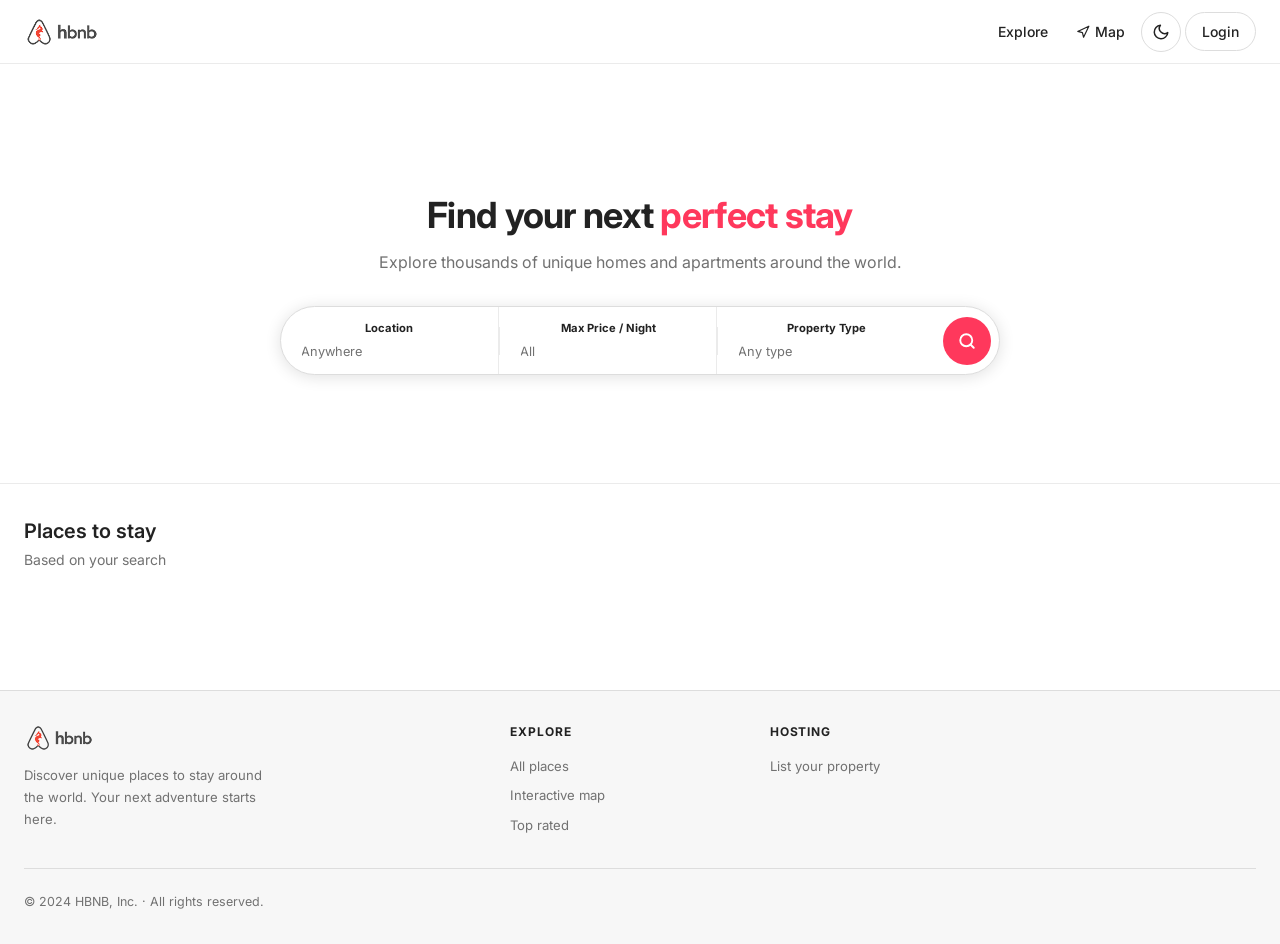
<file: part4/index.html>
<!DOCTYPE html>
<html lang="en" data-theme="light">

<head>
    <meta charset="UTF-8">
    <meta name="viewport" content="width=device-width, initial-scale=1.0">
    <meta name="description"
        content="Discover and book unique places to stay around the world. Find your perfect vacation rental with HBNB.">
    <title>HBNB &mdash; Find Your Perfect Stay</title>
    <link rel="icon" type="image/png" href="images/icon.png">
    <link rel="stylesheet" href="styles.css">
</head>

<body>

    <!-- ===== HEADER ===== -->
    <header>
        <div class="header-inner">
            <a href="index.html" aria-label="HBNB Home">
                <img src="images/logo.png" alt="HBNB Logo" class="logo">
            </a>
            <nav aria-label="Main navigation">
                <a href="index.html">Explore</a>
                <a href="map.html" style="display:flex;align-items:center;gap:0.3rem;">
                    <svg xmlns="http://www.w3.org/2000/svg" width="14" height="14" viewBox="0 0 24 24" fill="none"
                        stroke="currentColor" stroke-width="2" stroke-linecap="round" stroke-linejoin="round">
                        <polygon points="3 11 22 2 13 21 11 13 3 11" />
                    </svg>
                    Map
                </a>
                <button class="theme-toggle" id="theme-toggle" aria-label="Toggle dark mode"
                    title="Toggle dark/light mode">
                    <!-- Sun / Moon icon swapped by JS -->
                    <svg id="icon-moon" xmlns="http://www.w3.org/2000/svg" width="18" height="18" viewBox="0 0 24 24"
                        fill="none" stroke="currentColor" stroke-width="2" stroke-linecap="round"
                        stroke-linejoin="round">
                        <path d="M21 12.79A9 9 0 1 1 11.21 3 7 7 0 0 0 21 12.79z" />
                    </svg>
                    <svg id="icon-sun" xmlns="http://www.w3.org/2000/svg" width="18" height="18" viewBox="0 0 24 24"
                        fill="none" stroke="currentColor" stroke-width="2" stroke-linecap="round"
                        stroke-linejoin="round" style="display:none;">
                        <circle cx="12" cy="12" r="5" />
                        <line x1="12" y1="1" x2="12" y2="3" />
                        <line x1="12" y1="21" x2="12" y2="23" />
                        <line x1="4.22" y1="4.22" x2="5.64" y2="5.64" />
                        <line x1="18.36" y1="18.36" x2="19.78" y2="19.78" />
                        <line x1="1" y1="12" x2="3" y2="12" />
                        <line x1="21" y1="12" x2="23" y2="12" />
                        <line x1="4.22" y1="19.78" x2="5.64" y2="18.36" />
                        <line x1="18.36" y1="5.64" x2="19.78" y2="4.22" />
                    </svg>
                </button>
                <a href="login.html" class="login-button" id="login-link">Login</a>
                <a href="add_place.html" class="login-button" id="add-place-link"
                    style="display: none; margin-right: 0.5rem;">Add a Place</a>
                <div class="account-menu" id="account-menu"
                    style="display: none; position: relative; margin-left: 0.5rem;">
                    <button class="account-btn" id="account-btn" aria-label="Account menu"
                        style="background:none; border:none; cursor:pointer; color: var(--text);">
                        <svg xmlns="http://www.w3.org/2000/svg" width="24" height="24" viewBox="0 0 24 24" fill="none"
                            stroke="currentColor" stroke-width="2" stroke-linecap="round" stroke-linejoin="round">
                            <path d="M20 21v-2a4 4 0 0 0-4-4H8a4 4 0 0 0-4 4v2" />
                            <circle cx="12" cy="7" r="4" />
                        </svg>
                    </button>
                    <div class="account-dropdown" id="account-dropdown"
                        style="display: none; position: absolute; right: 0; top: 100%; background: var(--surface); border: 1px solid var(--border); border-radius: 8px; box-shadow: 0 4px 12px rgba(0,0,0,0.1); padding: 0.5rem 0; min-width: 150px; z-index: 100; margin-top: 0.5rem;">
                        <a href="#" id="become-owner-link"
                            style="display: block; padding: 0.5rem 1.2rem; color: var(--text); text-decoration: none; font-size: 0.95rem; font-weight: 500; transition: background 0.2s;"
                            onmouseover="this.style.background='var(--bg-hover)'"
                            onmouseout="this.style.background='transparent'">Become Owner</a>
                        <a href="#" id="switch-traveler-link"
                            style="display: none; padding: 0.5rem 1.2rem; color: var(--text); text-decoration: none; font-size: 0.95rem; font-weight: 500; transition: background 0.2s;"
                            onmouseover="this.style.background='var(--bg-hover)'"
                            onmouseout="this.style.background='transparent'">Switch to Traveler</a>
                        <a href="admin.html" id="admin-link"
                            style="display: none; padding: 0.5rem 1.2rem; color: #FF385C; text-decoration: none; font-size: 0.95rem; font-weight: 600; transition: background 0.2s;"
                            onmouseover="this.style.background='var(--bg-hover)'"
                            onmouseout="this.style.background='transparent'">⚙ Admin Dashboard</a>
                        <a href="#" id="logout-link"
                            style="display: block; padding: 0.5rem 1.2rem; color: var(--text); text-decoration: none; font-size: 0.95rem; font-weight: 500; transition: background 0.2s;"
                            onmouseover="this.style.background='var(--bg-hover)'"
                            onmouseout="this.style.background='transparent'">Log out</a>
                    </div>
                </div>
            </nav>
        </div>
    </header>

    <!-- ===== HERO ===== -->
    <section class="hero" aria-label="Search section">
        <!-- Low-opacity background image -->
        <div class="hero-bg" role="presentation" aria-hidden="true"></div>

        <div class="hero-content">
            <h1>Find your next <span>perfect stay</span></h1>
            <p>Explore thousands of unique homes and apartments around the world.</p>

            <!-- Centered Search / Filter Bar -->
            <section id="filter" aria-label="Search and filter places">
                <div class="filter-group">
                    <label for="location-filter">Location</label>
                    <select id="location-filter" aria-label="Location">
                        <option value="all">Anywhere</option>
                    </select>
                </div>
                <div class="filter-divider" role="separator"></div>
                <div class="filter-group">
                    <label for="price-filter">Max Price / Night</label>
                    <select id="price-filter" aria-label="Maximum price per night">
                        <option value="all">All</option>
                        <option value="10">10</option>
                        <option value="50">50</option>
                        <option value="100">100</option>
                    </select>
                </div>
                <div class="filter-divider" role="separator"></div>
                <div class="filter-group">
                    <label for="type-filter">Property Type</label>
                    <select id="type-filter" aria-label="Property type">
                        <option value="all">Any type</option>
                        <option value="house">House</option>
                        <option value="apartment">Apartment</option>
                        <option value="villa">Villa</option>
                        <option value="cabin">Cabin</option>
                    </select>
                </div>
                <button class="filter-search-btn" id="search-btn" aria-label="Search places">
                    <svg xmlns="http://www.w3.org/2000/svg" width="18" height="18" viewBox="0 0 24 24" fill="none"
                        stroke="currentColor" stroke-width="2.5" stroke-linecap="round" stroke-linejoin="round">
                        <circle cx="11" cy="11" r="8" />
                        <line x1="21" y1="21" x2="16.65" y2="16.65" />
                    </svg>
                </button>
            </section>
        </div>
    </section>

    <!-- ===== MAIN PLACES LIST ===== -->
    <main>
        <div class="section-header">
            <div>
                <h2 class="section-title">Places to stay</h2>
                <p class="section-subtitle">Based on your search</p>
            </div>
            <div id="results-count" aria-live="polite" style="font-size:0.82rem; color:var(--text-secondary);"></div>
        </div>

        <section id="places-list" aria-label="List of available places">
            <!-- Populated by scripts.js -->
        </section>
    </main>

    <!-- ===== FOOTER ===== -->
    <footer>
        <div class="footer-inner">
            <div class="footer-top">
                <div class="footer-brand">
                    <img src="images/logo.png" alt="HBNB">
                    <p>Discover unique places to stay around the world. Your next adventure starts here.</p>
                </div>
                <div class="footer-col">
                    <h4>Explore</h4>
                    <ul>
                        <li><a href="index.html">All places</a></li>
                        <li><a href="map.html">Interactive map</a></li>
                        <li><a href="index.html">Top rated</a></li>
                    </ul>
                </div>
                <div class="footer-col">
                    <h4>Hosting</h4>
                    <ul>
                        <li><a href="add_place.html">List your property</a></li>
                    </ul>
                </div>
            </div>
            <div class="footer-bottom">
                <p class="footer-copyright">&copy; 2024 HBNB, Inc. &middot; All rights reserved.</p>
            </div>
        </div>
    </footer>

    <script type="module" src="js/home.js"></script>
</body>

</html>
</file>
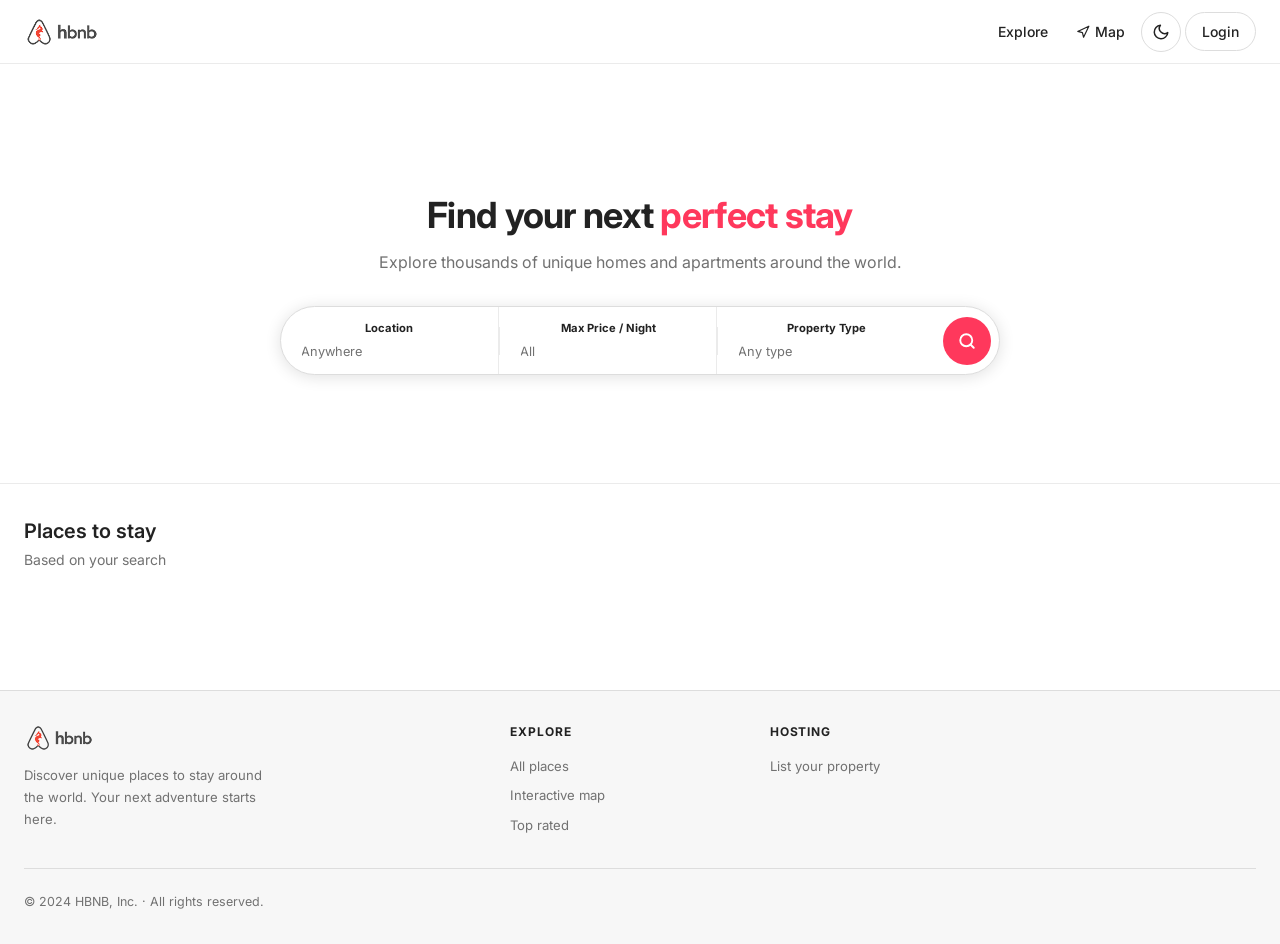
<file: part4/add_review.html>
<!DOCTYPE html>
<html lang="en" data-theme="light">

<head>
    <meta charset="UTF-8">
    <meta name="viewport" content="width=device-width, initial-scale=1.0">
    <meta name="description" content="Share your experience by adding a review for your stay on HBNB.">
    <title>Add Review &mdash; HBNB</title>
    <link rel="icon" type="image/png" href="images/icon.png">
    <link rel="stylesheet" href="styles.css">
</head>

<body>

    <!-- ===== HEADER ===== -->
    <header>
        <div class="header-inner">
            <a href="index.html" aria-label="HBNB Home">
                <img src="images/logo.png" alt="HBNB Logo" class="logo">
            </a>
            <nav aria-label="Main navigation">
                <a href="place.html">
                    <svg xmlns="http://www.w3.org/2000/svg" width="14" height="14" viewBox="0 0 24 24" fill="none"
                        stroke="currentColor" stroke-width="2.5" stroke-linecap="round" stroke-linejoin="round"
                        style="vertical-align:-2px; margin-right:2px;">
                        <polyline points="15 18 9 12 15 6" />
                    </svg>
                    Back to place
                </a>
                <a href="index.html">Explore</a>
                <button class="theme-toggle" id="theme-toggle" aria-label="Toggle dark mode"
                    title="Toggle dark/light mode">
                    <svg id="icon-moon" xmlns="http://www.w3.org/2000/svg" width="18" height="18" viewBox="0 0 24 24"
                        fill="none" stroke="currentColor" stroke-width="2" stroke-linecap="round"
                        stroke-linejoin="round">
                        <path d="M21 12.79A9 9 0 1 1 11.21 3 7 7 0 0 0 21 12.79z" />
                    </svg>
                    <svg id="icon-sun" xmlns="http://www.w3.org/2000/svg" width="18" height="18" viewBox="0 0 24 24"
                        fill="none" stroke="currentColor" stroke-width="2" stroke-linecap="round"
                        stroke-linejoin="round" style="display:none;">
                        <circle cx="12" cy="12" r="5" />
                        <line x1="12" y1="1" x2="12" y2="3" />
                        <line x1="12" y1="21" x2="12" y2="23" />
                        <line x1="4.22" y1="4.22" x2="5.64" y2="5.64" />
                        <line x1="18.36" y1="18.36" x2="19.78" y2="19.78" />
                        <line x1="1" y1="12" x2="3" y2="12" />
                        <line x1="21" y1="12" x2="23" y2="12" />
                        <line x1="4.22" y1="19.78" x2="5.64" y2="18.36" />
                        <line x1="18.36" y1="5.64" x2="19.78" y2="4.22" />
                    </svg>
                </button>
                <a href="login.html" class="login-button" id="login-link">Login</a>
                <a href="add_place.html" class="login-button" id="add-place-link"
                    style="display: none; margin-right: 0.5rem;">Add a Place</a>
                <div class="account-menu" id="account-menu"
                    style="display: none; position: relative; margin-left: 0.5rem;">
                    <button class="account-btn" id="account-btn" aria-label="Account menu"
                        style="background:none; border:none; cursor:pointer; color: var(--text);">
                        <svg xmlns="http://www.w3.org/2000/svg" width="24" height="24" viewBox="0 0 24 24" fill="none"
                            stroke="currentColor" stroke-width="2" stroke-linecap="round" stroke-linejoin="round">
                            <path d="M20 21v-2a4 4 0 0 0-4-4H8a4 4 0 0 0-4 4v2" />
                            <circle cx="12" cy="7" r="4" />
                        </svg>
                    </button>
                    <div class="account-dropdown" id="account-dropdown"
                        style="display: none; position: absolute; right: 0; top: 100%; background: var(--surface); border: 1px solid var(--border); border-radius: 8px; box-shadow: 0 4px 12px rgba(0,0,0,0.1); padding: 0.5rem 0; min-width: 150px; z-index: 100; margin-top: 0.5rem;">
                        <a href="#" id="become-owner-link"
                            style="display: block; padding: 0.5rem 1.2rem; color: var(--text); text-decoration: none; font-size: 0.95rem; font-weight: 500; transition: background 0.2s;"
                            onmouseover="this.style.background='var(--bg-hover)'"
                            onmouseout="this.style.background='transparent'">Become Owner</a>
                        <a href="#" id="switch-traveler-link"
                            style="display: none; padding: 0.5rem 1.2rem; color: var(--text); text-decoration: none; font-size: 0.95rem; font-weight: 500; transition: background 0.2s;"
                            onmouseover="this.style.background='var(--bg-hover)'"
                            onmouseout="this.style.background='transparent'">Switch to Traveler</a>
                        <a href="admin.html" id="admin-link"
                            style="display: none; padding: 0.5rem 1.2rem; color: #FF385C; text-decoration: none; font-size: 0.95rem; font-weight: 600; transition: background 0.2s;"
                            onmouseover="this.style.background='var(--bg-hover)'"
                            onmouseout="this.style.background='transparent'">⚙ Admin Dashboard</a>
                        <a href="#" id="logout-link"
                            style="display: block; padding: 0.5rem 1.2rem; color: var(--text); text-decoration: none; font-size: 0.95rem; font-weight: 500; transition: background 0.2s;"
                            onmouseover="this.style.background='var(--bg-hover)'"
                            onmouseout="this.style.background='transparent'">Log out</a>
                    </div>
                </div>
            </nav>
        </div>
    </header>

    <main>
        <div class="review-page-wrapper">

            <!-- Page Header -->
            <div class="review-page-header">
                <h1>Add a review</h1>
                <p>Your feedback helps other travelers find the perfect stay.</p>
            </div>

            <!-- Property reference card -->
            <div class="place-context-card">
                <img id="review-place-image"
                    src="https://images.unsplash.com/photo-1568605114967-8130f3a36994?w=150&q=80" alt="Loading...">
                <div>
                    <div class="place-context-label">Reviewing</div>
                    <div id="review-place-name" class="place-context-name">Loading Place...</div>
                    <div class="place-context-loc" style="display:flex; align-items:center; gap:0.3rem;">
                        <svg xmlns="http://www.w3.org/2000/svg" width="12" height="12" viewBox="0 0 24 24" fill="none"
                            stroke="currentColor" stroke-width="2" stroke-linecap="round" stroke-linejoin="round">
                            <path d="M21 10c0 7-9 13-9 13s-9-6-9-13a9 9 0 0 1 18 0z" />
                            <circle cx="12" cy="10" r="3" />
                        </svg>
                        <span id="review-place-loc">Loading location...</span>
                    </div>
                </div>
            </div>

            <!-- Review Form -->
            <div class="review-form-card">
                <form id="review-form" class="form" novalidate>

                    <!-- Overall Rating -->
                    <div class="form-group">
                        <label>Overall rating <span style="color:var(--primary);">*</span></label>
                        <div class="star-rating-input" role="group" aria-label="Rate your overall experience"
                            style="margin-top:0.25rem;">
                            <input type="radio" id="star5" name="rating" value="5" required>
                            <label for="star5" aria-label="5 stars">&#9733;</label>
                            <input type="radio" id="star4" name="rating" value="4">
                            <label for="star4" aria-label="4 stars">&#9733;</label>
                            <input type="radio" id="star3" name="rating" value="3">
                            <label for="star3" aria-label="3 stars">&#9733;</label>
                            <input type="radio" id="star2" name="rating" value="2">
                            <label for="star2" aria-label="2 stars">&#9733;</label>
                            <input type="radio" id="star1" name="rating" value="1">
                            <label for="star1" aria-label="1 star">&#9733;</label>
                        </div>
                        <div id="rating-label"
                            style="font-size:0.8rem; color:var(--text-secondary); margin-top:0.35rem; min-height:1.2em;">
                        </div>
                    </div>

                    <!-- Review text -->
                    <div class="form-group">
                        <label for="review">Your review <span style="color:var(--primary);">*</span></label>
                        <textarea id="review" name="review" rows="8" placeholder="Share your experience..."
                            required></textarea>
                    </div>

                    <!-- Buttons -->
                    <div style="display:flex; gap:0.75rem; align-items:center; flex-wrap:wrap;">
                        <button type="submit" class="submit-btn" id="submit-review-btn">Submit review</button>
                        <a href="place.html" id="cancel-btn"
                            style="font-size:0.875rem; color:var(--text-secondary); text-decoration:underline; text-underline-offset:2px;">Cancel</a>
                    </div>

                </form>
            </div>



        </div>
    </main>

    <!-- ===== FOOTER ===== -->
    <footer>
        <div class="footer-inner">
            <div class="footer-bottom">
                <p class="footer-copyright">&copy; 2024 HBNB, Inc. &middot; All rights reserved.</p>
            </div>
        </div>
    </footer>

    <script type="module" src="js/add_review.js"></script>
</body>

</html>
</file>
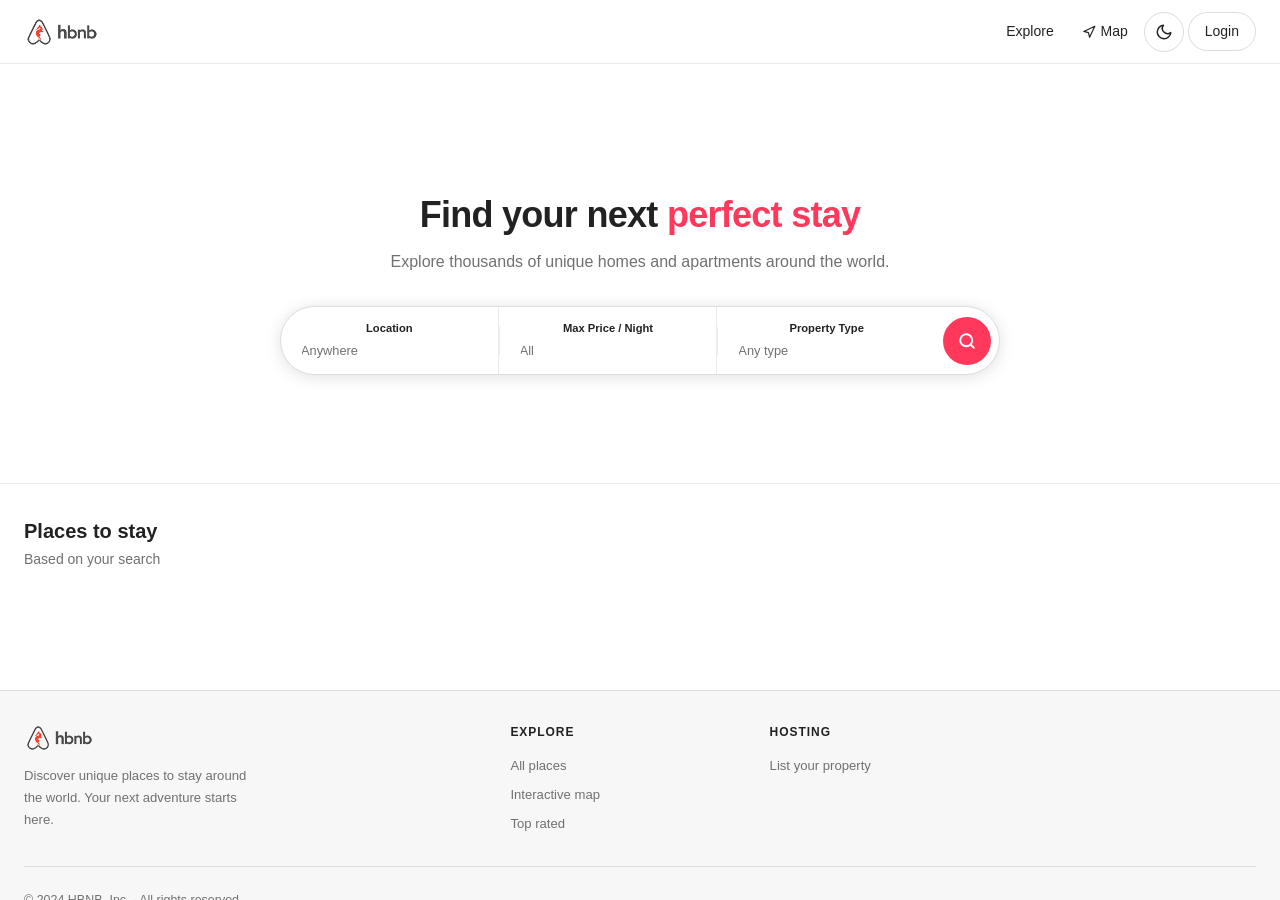
<file: part4/admin.html>
<!DOCTYPE html>
<html lang="en" data-theme="light">

<head>
    <meta charset="UTF-8">
    <meta name="viewport" content="width=device-width, initial-scale=1.0">
    <meta name="description" content="HBNB Admin Dashboard — Manage users, places, and amenities.">
    <title>Admin Dashboard &mdash; HBNB</title>
    <link rel="icon" type="image/png" href="images/icon.png">
    <link rel="stylesheet" href="styles.css">
    <style>
        .admin-page {
            max-width: 1100px;
            margin: 2rem auto;
            padding: 0 1.5rem;
        }

        .admin-header {
            display: flex;
            align-items: center;
            justify-content: space-between;
            margin-bottom: 2rem;
        }

        .admin-header h1 {
            font-size: 1.8rem;
            font-weight: 700;
        }

        .admin-header .admin-badge {
            background: linear-gradient(135deg, #FF385C, #E31C5F);
            color: #fff;
            padding: 0.3rem 0.9rem;
            border-radius: 20px;
            font-size: 0.8rem;
            font-weight: 600;
        }

        .admin-stats {
            display: grid;
            grid-template-columns: repeat(auto-fit, minmax(200px, 1fr));
            gap: 1rem;
            margin-bottom: 2.5rem;
        }

        .stat-card {
            background: var(--surface);
            border: 1px solid var(--border);
            border-radius: 10px;
            padding: 1.3rem;
            text-align: center;
        }

        .stat-card .stat-value {
            font-size: 2rem;
            font-weight: 700;
            color: var(--primary, #FF385C);
        }

        .stat-card .stat-label {
            font-size: 0.85rem;
            color: var(--text-secondary);
            margin-top: 0.3rem;
        }

        .admin-section {
            background: var(--surface);
            border: 1px solid var(--border);
            border-radius: 10px;
            padding: 1.5rem;
            margin-bottom: 2rem;
        }

        .admin-section h2 {
            font-size: 1.2rem;
            font-weight: 600;
            margin-bottom: 1rem;
            display: flex;
            align-items: center;
            gap: 0.5rem;
        }

        .admin-table {
            width: 100%;
            border-collapse: collapse;
        }

        .admin-table th {
            text-align: left;
            font-size: 0.8rem;
            font-weight: 600;
            color: var(--text-secondary);
            text-transform: uppercase;
            letter-spacing: 0.5px;
            padding: 0.7rem 0.8rem;
            border-bottom: 2px solid var(--border);
        }

        .admin-table td {
            padding: 0.7rem 0.8rem;
            border-bottom: 1px solid var(--border-light, var(--border));
            font-size: 0.9rem;
            vertical-align: middle;
        }

        .admin-table tr:last-child td {
            border-bottom: none;
        }

        .admin-table tr:hover td {
            background: var(--bg-hover, rgba(0, 0, 0, 0.02));
        }

        .badge-admin {
            background: #FF385C;
            color: #fff;
            padding: 0.15rem 0.5rem;
            border-radius: 10px;
            font-size: 0.72rem;
            font-weight: 600;
        }

        .badge-user {
            background: var(--border);
            color: var(--text-secondary);
            padding: 0.15rem 0.5rem;
            border-radius: 10px;
            font-size: 0.72rem;
            font-weight: 600;
        }

        .btn-sm {
            padding: 0.3rem 0.7rem;
            border: none;
            border-radius: 6px;
            font-size: 0.78rem;
            font-weight: 600;
            cursor: pointer;
            transition: all 0.2s;
        }

        .btn-promote {
            background: #00A699;
            color: #fff;
        }

        .btn-promote:hover {
            background: #008a80;
        }

        .btn-demote {
            background: #FC642D;
            color: #fff;
        }

        .btn-demote:hover {
            background: #e05520;
        }

        .btn-delete {
            background: #FF385C;
            color: #fff;
        }

        .btn-delete:hover {
            background: #E31C5F;
        }

        .btn-actions {
            display: flex;
            gap: 0.4rem;
            flex-wrap: wrap;
        }

        .amenity-form {
            display: flex;
            gap: 0.7rem;
            margin-bottom: 1rem;
            align-items: center;
        }

        .amenity-form input[type="text"] {
            flex: 1;
            padding: 0.6rem 0.8rem;
            border: 1px solid var(--border);
            border-radius: 8px;
            font-size: 0.9rem;
            background: var(--bg);
            color: var(--text);
        }

        .amenity-form button {
            padding: 0.6rem 1.2rem;
            background: var(--primary, #FF385C);
            color: #fff;
            border: none;
            border-radius: 8px;
            font-weight: 600;
            cursor: pointer;
            white-space: nowrap;
        }

        .amenity-tags {
            display: flex;
            flex-wrap: wrap;
            gap: 0.5rem;
        }

        .amenity-tag {
            background: var(--bg-hover, rgba(0, 0, 0, 0.04));
            border: 1px solid var(--border);
            padding: 0.35rem 0.8rem;
            border-radius: 20px;
            font-size: 0.85rem;
            display: flex;
            align-items: center;
            gap: 0.4rem;
        }

        .amenity-tag .delete-amenity {
            background: none;
            border: none;
            color: #FF385C;
            cursor: pointer;
            font-size: 1rem;
            line-height: 1;
            padding: 0;
        }

        @media (max-width: 700px) {
            .admin-table {
                font-size: 0.82rem;
            }

            .admin-table th,
            .admin-table td {
                padding: 0.5rem 0.4rem;
            }
        }
    </style>
</head>

<body>

    <!-- ===== HEADER ===== -->
    <header>
        <div class="header-inner">
            <a href="index.html" aria-label="HBNB Home">
                <img src="images/logo.png" alt="HBNB Logo" class="logo">
            </a>
            <nav aria-label="Main navigation">
                <a href="index.html">
                    <svg xmlns="http://www.w3.org/2000/svg" width="14" height="14" viewBox="0 0 24 24" fill="none"
                        stroke="currentColor" stroke-width="2.5" stroke-linecap="round" stroke-linejoin="round"
                        style="vertical-align:-2px; margin-right:2px;">
                        <polyline points="15 18 9 12 15 6" />
                    </svg>
                    Back to Home
                </a>
                <button class="theme-toggle" id="theme-toggle" aria-label="Toggle dark mode"
                    title="Toggle dark/light mode">
                    <svg id="icon-moon" xmlns="http://www.w3.org/2000/svg" width="18" height="18" viewBox="0 0 24 24"
                        fill="none" stroke="currentColor" stroke-width="2" stroke-linecap="round"
                        stroke-linejoin="round">
                        <path d="M21 12.79A9 9 0 1 1 11.21 3 7 7 0 0 0 21 12.79z" />
                    </svg>
                    <svg id="icon-sun" xmlns="http://www.w3.org/2000/svg" width="18" height="18" viewBox="0 0 24 24"
                        fill="none" stroke="currentColor" stroke-width="2" stroke-linecap="round"
                        stroke-linejoin="round" style="display:none;">
                        <circle cx="12" cy="12" r="5" />
                        <line x1="12" y1="1" x2="12" y2="3" />
                        <line x1="12" y1="21" x2="12" y2="23" />
                        <line x1="4.22" y1="4.22" x2="5.64" y2="5.64" />
                        <line x1="18.36" y1="18.36" x2="19.78" y2="19.78" />
                        <line x1="1" y1="12" x2="3" y2="12" />
                        <line x1="21" y1="12" x2="23" y2="12" />
                        <line x1="4.22" y1="19.78" x2="5.64" y2="18.36" />
                        <line x1="18.36" y1="5.64" x2="19.78" y2="4.22" />
                    </svg>
                </button>
                <a href="login.html" class="login-button" id="login-link">Login</a>
                <a href="add_place.html" class="login-button" id="add-place-link"
                    style="display: none; margin-right: 0.5rem;">Add a Place</a>
                <div class="account-menu" id="account-menu"
                    style="display: none; position: relative; margin-left: 0.5rem;">
                    <button class="account-btn" id="account-btn" aria-label="Account menu"
                        style="background:none; border:none; cursor:pointer; color: var(--text);">
                        <svg xmlns="http://www.w3.org/2000/svg" width="24" height="24" viewBox="0 0 24 24" fill="none"
                            stroke="currentColor" stroke-width="2" stroke-linecap="round" stroke-linejoin="round">
                            <path d="M20 21v-2a4 4 0 0 0-4-4H8a4 4 0 0 0-4 4v2" />
                            <circle cx="12" cy="7" r="4" />
                        </svg>
                    </button>
                    <div class="account-dropdown" id="account-dropdown"
                        style="display: none; position: absolute; right: 0; top: 100%; background: var(--surface); border: 1px solid var(--border); border-radius: 8px; box-shadow: 0 4px 12px rgba(0,0,0,0.1); padding: 0.5rem 0; min-width: 150px; z-index: 100; margin-top: 0.5rem;">
                        <a href="#" id="become-owner-link"
                            style="display: block; padding: 0.5rem 1.2rem; color: var(--text); text-decoration: none; font-size: 0.95rem; font-weight: 500; transition: background 0.2s;"
                            onmouseover="this.style.background='var(--bg-hover)'"
                            onmouseout="this.style.background='transparent'">Become Owner</a>
                        <a href="#" id="switch-traveler-link"
                            style="display: none; padding: 0.5rem 1.2rem; color: var(--text); text-decoration: none; font-size: 0.95rem; font-weight: 500; transition: background 0.2s;"
                            onmouseover="this.style.background='var(--bg-hover)'"
                            onmouseout="this.style.background='transparent'">Switch to Traveler</a>
                        <a href="admin.html" id="admin-link"
                            style="display: none; padding: 0.5rem 1.2rem; color: #FF385C; text-decoration: none; font-size: 0.95rem; font-weight: 600; transition: background 0.2s;"
                            onmouseover="this.style.background='var(--bg-hover)'"
                            onmouseout="this.style.background='transparent'">⚙ Admin Dashboard</a>
                        <a href="#" id="logout-link"
                            style="display: block; padding: 0.5rem 1.2rem; color: var(--text); text-decoration: none; font-size: 0.95rem; font-weight: 500; transition: background 0.2s;"
                            onmouseover="this.style.background='var(--bg-hover)'"
                            onmouseout="this.style.background='transparent'">Log out</a>
                    </div>
                </div>
            </nav>
        </div>
    </header>

    <div class="admin-page">
        <div class="admin-header">
            <h1>Admin Dashboard</h1>
            <span class="admin-badge">⚙ Administrator</span>
        </div>

        <!-- Stats -->
        <div class="admin-stats">
            <div class="stat-card">
                <div class="stat-value" id="stat-users">-</div>
                <div class="stat-label">Total Users</div>
            </div>
            <div class="stat-card">
                <div class="stat-value" id="stat-places">-</div>
                <div class="stat-label">Total Places</div>
            </div>
            <div class="stat-card">
                <div class="stat-value" id="stat-amenities">-</div>
                <div class="stat-label">Amenities</div>
            </div>
            <div class="stat-card">
                <div class="stat-value" id="stat-reviews">-</div>
                <div class="stat-label">Reviews</div>
            </div>
        </div>

        <!-- Users -->
        <div class="admin-section">
            <h2>👥 User Management</h2>
            <div style="overflow-x: auto;">
                <table class="admin-table">
                    <thead>
                        <tr>
                            <th>Name</th>
                            <th>Email</th>
                            <th>Role</th>
                            <th>Actions</th>
                        </tr>
                    </thead>
                    <tbody id="admin-users-table">
                        <tr>
                            <td colspan="4" style="text-align:center; color:var(--text-secondary);">Loading users...
                            </td>
                        </tr>
                    </tbody>
                </table>
            </div>
        </div>

        <!-- Amenities -->
        <div class="admin-section">
            <h2>🏷 Amenity Management</h2>
            <div class="amenity-form" id="amenity-form">
                <input type="file" id="new-amenity-icon" accept="image/*"
                    style="flex: 1; padding: 0.4rem; border: 1px solid var(--border); border-radius: 8px; background: var(--surface);">
                <input type="text" style="flex: 2" id="new-amenity-name"
                    placeholder="Add new amenity (e.g. Swimming Pool)">
                <button id="add-amenity-btn">+ Add</button>
            </div>
            <div class="amenity-tags" id="amenity-list">
                <span style="color:var(--text-secondary); font-size:0.9rem;">Loading...</span>
            </div>
        </div>
    </div>

    <footer>
        <div class="footer-inner">
            <div class="footer-bottom">
                <p class="footer-copyright">&copy; 2024 HBNB, Inc. &middot; All rights reserved.</p>
            </div>
        </div>
    </footer>

    <script type="module" src="js/admin.js"></script>
</body>

</html>
</file>
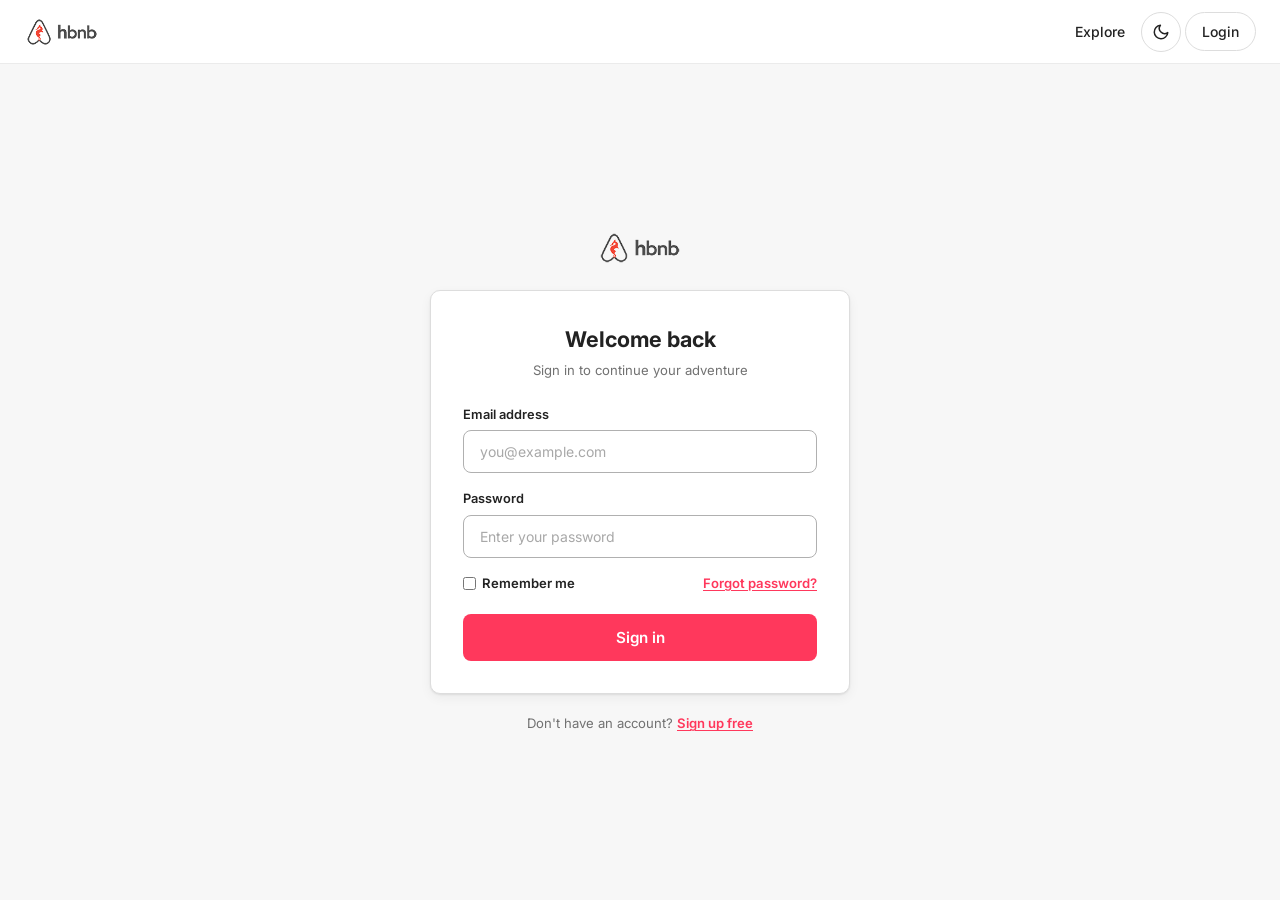
<file: part4/login.html>
<!DOCTYPE html>
<html lang="en" data-theme="light">
<head>
    <meta charset="UTF-8">
    <meta name="viewport" content="width=device-width, initial-scale=1.0">
    <meta name="description" content="Sign in to HBNB to access exclusive deals, manage your bookings, and write reviews.">
    <title>Login &mdash; HBNB</title>
    <link rel="icon" type="image/png" href="images/icon.png">
    <link rel="stylesheet" href="styles.css">
</head>
<body>

    <!-- ===== HEADER ===== -->
    <header>
        <div class="header-inner">
            <a href="index.html" aria-label="HBNB Home">
                <img src="images/logo.png" alt="HBNB Logo" class="logo">
            </a>
            <nav aria-label="Main navigation">
                <a href="index.html">Explore</a>
                <button class="theme-toggle" id="theme-toggle" aria-label="Toggle dark mode" title="Toggle dark/light mode">
                    <svg id="icon-moon" xmlns="http://www.w3.org/2000/svg" width="18" height="18" viewBox="0 0 24 24" fill="none" stroke="currentColor" stroke-width="2" stroke-linecap="round" stroke-linejoin="round"><path d="M21 12.79A9 9 0 1 1 11.21 3 7 7 0 0 0 21 12.79z"/></svg>
                    <svg id="icon-sun" xmlns="http://www.w3.org/2000/svg" width="18" height="18" viewBox="0 0 24 24" fill="none" stroke="currentColor" stroke-width="2" stroke-linecap="round" stroke-linejoin="round" style="display:none;"><circle cx="12" cy="12" r="5"/><line x1="12" y1="1" x2="12" y2="3"/><line x1="12" y1="21" x2="12" y2="23"/><line x1="4.22" y1="4.22" x2="5.64" y2="5.64"/><line x1="18.36" y1="18.36" x2="19.78" y2="19.78"/><line x1="1" y1="12" x2="3" y2="12"/><line x1="21" y1="12" x2="23" y2="12"/><line x1="4.22" y1="19.78" x2="5.64" y2="18.36"/><line x1="18.36" y1="5.64" x2="19.78" y2="4.22"/></svg>
                </button>
                <a href="login.html" class="login-button" id="login-link">Login</a>
                <a href="add_place.html" class="login-button" id="add-place-link" style="display: none; margin-right: 0.5rem;">Add a Place</a>
                <div class="account-menu" id="account-menu" style="display: none; position: relative; margin-left: 0.5rem;">
                    <button class="account-btn" id="account-btn" aria-label="Account menu" style="background:none; border:none; cursor:pointer; color: var(--text);">
                        <svg xmlns="http://www.w3.org/2000/svg" width="24" height="24" viewBox="0 0 24 24" fill="none" stroke="currentColor" stroke-width="2" stroke-linecap="round" stroke-linejoin="round"><path d="M20 21v-2a4 4 0 0 0-4-4H8a4 4 0 0 0-4 4v2"/><circle cx="12" cy="7" r="4"/></svg>
                    </button>
                    <div class="account-dropdown" id="account-dropdown" style="display: none; position: absolute; right: 0; top: 100%; background: var(--surface); border: 1px solid var(--border); border-radius: 8px; box-shadow: 0 4px 12px rgba(0,0,0,0.1); padding: 0.5rem 0; min-width: 150px; z-index: 100; margin-top: 0.5rem;">
                        <a href="#" id="become-owner-link" style="display: block; padding: 0.5rem 1.2rem; color: var(--text); text-decoration: none; font-size: 0.95rem; font-weight: 500; transition: background 0.2s;" onmouseover="this.style.background='var(--bg-hover)'" onmouseout="this.style.background='transparent'">Become Owner</a>
                        <a href="#" id="switch-traveler-link" style="display: none; padding: 0.5rem 1.2rem; color: var(--text); text-decoration: none; font-size: 0.95rem; font-weight: 500; transition: background 0.2s;" onmouseover="this.style.background='var(--bg-hover)'" onmouseout="this.style.background='transparent'">Switch to Traveler</a>
                        <a href="admin.html" id="admin-link" style="display: none; padding: 0.5rem 1.2rem; color: #FF385C; text-decoration: none; font-size: 0.95rem; font-weight: 600; transition: background 0.2s;" onmouseover="this.style.background='var(--bg-hover)'" onmouseout="this.style.background='transparent'">⚙ Admin Dashboard</a>
                        <a href="#" id="logout-link" style="display: block; padding: 0.5rem 1.2rem; color: var(--text); text-decoration: none; font-size: 0.95rem; font-weight: 500; transition: background 0.2s;" onmouseover="this.style.background='var(--bg-hover)'" onmouseout="this.style.background='transparent'">Log out</a>
                    </div>
                </div>
            </nav>
        </div>
    </header>

    <!-- ===== LOGIN ===== -->
    <div class="login-page">
        <div class="login-container">
            <div class="login-logo-wrap">
                <img src="images/logo.png" alt="HBNB Logo">
            </div>

            <div class="login-card">
                <form id="login-form" novalidate>
                    <h2>Welcome back</h2>
                    <p class="login-subtitle">Sign in to continue your adventure</p>

                    <div class="login-form-fields">
                        <div class="form-group">
                            <label for="email">Email address</label>
                            <input
                                type="email"
                                id="email"
                                name="email"
                                placeholder="you@example.com"
                                required
                                autocomplete="email"
                            >
                        </div>

                        <div class="form-group">
                            <label for="password">Password</label>
                            <input
                                type="password"
                                id="password"
                                name="password"
                                placeholder="Enter your password"
                                required
                                autocomplete="current-password"
                            >
                        </div>

                        <div style="display:flex; justify-content:space-between; align-items:center;">
                            <label style="display:flex; align-items:center; gap:0.4rem; font-size:0.82rem; cursor:pointer;">
                                <input
                                    type="checkbox"
                                    id="remember-me"
                                    name="remember"
                                    style="width:auto; padding:0; background:none; border:1px solid var(--border); border-radius:3px; accent-color:var(--primary);"
                                >
                                Remember me
                            </label>
                            <a href="#" style="font-size:0.82rem; color:var(--primary); font-weight:600; text-decoration:underline; text-underline-offset:2px;">Forgot password?</a>
                        </div>

                        <button type="submit" class="submit-btn" id="login-submit-btn" style="width:100%; padding:0.9rem; font-size:0.95rem; border-radius:8px; margin-top:0.25rem;">
                            Sign in
                        </button>
                    </div>

                </form>
            </div>

            <p class="login-footer">
                Don't have an account? <a href="register.html">Sign up free</a>
            </p>
        </div>
    </div>

    <script type="module" src="js/login.js"></script>
</body>
</html>
</file>
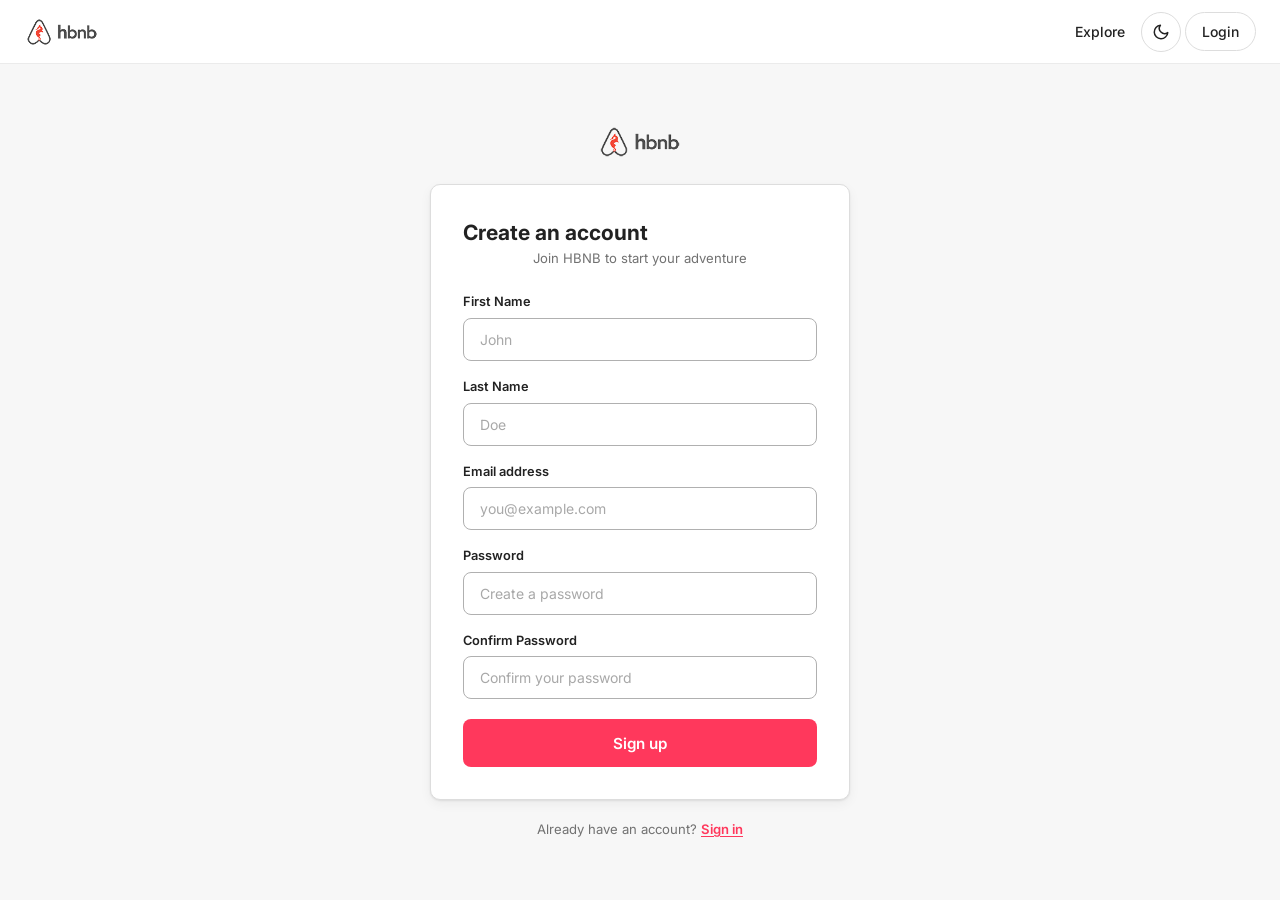
<file: part4/register.html>
<!DOCTYPE html>
<html lang="en" data-theme="light">
<head>
    <meta charset="UTF-8">
    <meta name="viewport" content="width=device-width, initial-scale=1.0">
    <meta name="description" content="Sign up for HBNB to access exclusive deals, manage your bookings, and write reviews.">
    <title>Sign Up &mdash; HBNB</title>
    <link rel="icon" type="image/png" href="images/icon.png">
    <link rel="stylesheet" href="styles.css">
</head>
<body>

    <!-- ===== HEADER ===== -->
    <header>
        <div class="header-inner">
            <a href="index.html" aria-label="HBNB Home">
                <img src="images/logo.png" alt="HBNB Logo" class="logo">
            </a>
            <nav aria-label="Main navigation">
                <a href="index.html">Explore</a>
                <button class="theme-toggle" id="theme-toggle" aria-label="Toggle dark mode" title="Toggle dark/light mode">
                    <svg id="icon-moon" xmlns="http://www.w3.org/2000/svg" width="18" height="18" viewBox="0 0 24 24" fill="none" stroke="currentColor" stroke-width="2" stroke-linecap="round" stroke-linejoin="round"><path d="M21 12.79A9 9 0 1 1 11.21 3 7 7 0 0 0 21 12.79z"/></svg>
                    <svg id="icon-sun" xmlns="http://www.w3.org/2000/svg" width="18" height="18" viewBox="0 0 24 24" fill="none" stroke="currentColor" stroke-width="2" stroke-linecap="round" stroke-linejoin="round" style="display:none;"><circle cx="12" cy="12" r="5"/><line x1="12" y1="1" x2="12" y2="3"/><line x1="12" y1="21" x2="12" y2="23"/><line x1="4.22" y1="4.22" x2="5.64" y2="5.64"/><line x1="18.36" y1="18.36" x2="19.78" y2="19.78"/><line x1="1" y1="12" x2="3" y2="12"/><line x1="21" y1="12" x2="23" y2="12"/><line x1="4.22" y1="19.78" x2="5.64" y2="18.36"/><line x1="18.36" y1="5.64" x2="19.78" y2="4.22"/></svg>
                </button>
                <a href="login.html" class="login-button" id="login-link">Login</a>
                <a href="add_place.html" class="login-button" id="add-place-link" style="display: none; margin-right: 0.5rem;">Add a Place</a>
                <div class="account-menu" id="account-menu" style="display: none; position: relative; margin-left: 0.5rem;">
                    <button class="account-btn" id="account-btn" aria-label="Account menu" style="background:none; border:none; cursor:pointer; color: var(--text);">
                        <svg xmlns="http://www.w3.org/2000/svg" width="24" height="24" viewBox="0 0 24 24" fill="none" stroke="currentColor" stroke-width="2" stroke-linecap="round" stroke-linejoin="round"><path d="M20 21v-2a4 4 0 0 0-4-4H8a4 4 0 0 0-4 4v2"/><circle cx="12" cy="7" r="4"/></svg>
                    </button>
                    <div class="account-dropdown" id="account-dropdown" style="display: none; position: absolute; right: 0; top: 100%; background: var(--surface); border: 1px solid var(--border); border-radius: 8px; box-shadow: 0 4px 12px rgba(0,0,0,0.1); padding: 0.5rem 0; min-width: 150px; z-index: 100; margin-top: 0.5rem;">
                        <a href="#" id="become-owner-link" style="display: block; padding: 0.5rem 1.2rem; color: var(--text); text-decoration: none; font-size: 0.95rem; font-weight: 500; transition: background 0.2s;" onmouseover="this.style.background='var(--bg-hover)'" onmouseout="this.style.background='transparent'">Become Owner</a>
                        <a href="#" id="switch-traveler-link" style="display: none; padding: 0.5rem 1.2rem; color: var(--text); text-decoration: none; font-size: 0.95rem; font-weight: 500; transition: background 0.2s;" onmouseover="this.style.background='var(--bg-hover)'" onmouseout="this.style.background='transparent'">Switch to Traveler</a>
                        <a href="admin.html" id="admin-link" style="display: none; padding: 0.5rem 1.2rem; color: #FF385C; text-decoration: none; font-size: 0.95rem; font-weight: 600; transition: background 0.2s;" onmouseover="this.style.background='var(--bg-hover)'" onmouseout="this.style.background='transparent'">⚙ Admin Dashboard</a>
                        <a href="#" id="logout-link" style="display: block; padding: 0.5rem 1.2rem; color: var(--text); text-decoration: none; font-size: 0.95rem; font-weight: 500; transition: background 0.2s;" onmouseover="this.style.background='var(--bg-hover)'" onmouseout="this.style.background='transparent'">Log out</a>
                    </div>
                </div>
            </nav>
        </div>
    </header>

    <!-- ===== REGISTER ===== -->
    <div class="login-page">
        <div class="login-container">
            <div class="login-logo-wrap">
                <img src="images/logo.png" alt="HBNB Logo">
            </div>

            <div class="login-card">
                <form id="register-form" novalidate>
                    <h2>Create an account</h2>
                    <p class="login-subtitle">Join HBNB to start your adventure</p>

                    <div class="login-form-fields">
                        <div class="form-group">
                            <label for="first_name">First Name</label>
                            <input
                                type="text"
                                id="first_name"
                                name="first_name"
                                placeholder="John"
                                required
                            >
                        </div>

                        <div class="form-group">
                            <label for="last_name">Last Name</label>
                            <input
                                type="text"
                                id="last_name"
                                name="last_name"
                                placeholder="Doe"
                                required
                            >
                        </div>

                        <div class="form-group">
                            <label for="email">Email address</label>
                            <input
                                type="email"
                                id="email"
                                name="email"
                                placeholder="you@example.com"
                                required
                                autocomplete="email"
                            >
                        </div>

                        <div class="form-group">
                            <label for="password">Password</label>
                            <input
                                type="password"
                                id="password"
                                name="password"
                                placeholder="Create a password"
                                required
                                autocomplete="new-password"
                            >
                        </div>

                        <div class="form-group">
                            <label for="confirm_password">Confirm Password</label>
                            <input
                                type="password"
                                id="confirm_password"
                                name="confirm_password"
                                placeholder="Confirm your password"
                                required
                                autocomplete="new-password"
                            >
                        </div>

                        <button type="submit" class="submit-btn" id="register-submit-btn" style="width:100%; padding:0.9rem; font-size:0.95rem; border-radius:8px; margin-top:0.25rem;">
                            Sign up
                        </button>
                    </div>

                </form>
            </div>

            <p class="login-footer">
                Already have an account? <a href="login.html">Sign in</a>
            </p>
        </div>
    </div>

    <script type="module" src="js/register.js"></script>
</body>
</html>
</file>
<file: part4/styles.css>
/* ============================================
   HBNB — Clean Airbnb-style Design System
   Light Mode (default) + Dark Mode support
   ============================================ */

@import url('https://fonts.googleapis.com/css2?family=Inter:wght@300;400;500;600;700&display=swap');

/* ── Light Mode Variables (default) ── */
:root {
  --bg: #ffffff;
  --bg-secondary: #f7f7f7;
  --bg-tertiary: #ebebeb;
  --border: #dddddd;
  --border-light: #ebebeb;
  --text-primary: #222222;
  --text-secondary: #717171;
  --text-muted: #a8a8a8;
  --primary: #FF385C;
  --primary-hover: #E31C5F;
  --primary-text: #ffffff;
  --card-bg: #ffffff;
  --card-shadow: 0 1px 2px rgba(0, 0, 0, 0.08), 0 4px 12px rgba(0, 0, 0, 0.05);
  --card-shadow-hover: 0 2px 4px rgba(0, 0, 0, 0.08), 0 8px 24px rgba(0, 0, 0, 0.12);
  --nav-bg: #ffffff;
  --nav-border: rgba(0, 0, 0, 0.08);
  --input-bg: #ffffff;
  --input-border: #b0b0b0;
  --input-focus: #222222;
  --toggle-bg: #f7f7f7;
  --toggle-border: #dddddd;
  --toggle-icon: '☀️';
  --footer-bg: #f7f7f7;
  --section-bg: #ffffff;
  --badge-bg: #f7f7f7;
  --badge-border: #dddddd;
  --link-color: #222222;
  --overlay: rgba(0, 0, 0, 0.08);
}

/* ── Dark Mode Variables ── */
[data-theme="dark"] {
  --bg: #121212;
  --bg-secondary: #1e1e1e;
  --bg-tertiary: #2a2a2a;
  --border: #383838;
  --border-light: #2a2a2a;
  --text-primary: #f2f2f2;
  --text-secondary: #a8a8a8;
  --text-muted: #6e6e6e;
  --primary: #FF385C;
  --primary-hover: #ff5070;
  --primary-text: #ffffff;
  --card-bg: #1e1e1e;
  --card-shadow: 0 1px 2px rgba(0, 0, 0, 0.3), 0 4px 12px rgba(0, 0, 0, 0.2);
  --card-shadow-hover: 0 2px 4px rgba(0, 0, 0, 0.4), 0 8px 24px rgba(0, 0, 0, 0.3);
  --nav-bg: #121212;
  --nav-border: rgba(255, 255, 255, 0.1);
  --input-bg: #1e1e1e;
  --input-border: #555555;
  --input-focus: #f2f2f2;
  --toggle-bg: #2a2a2a;
  --toggle-border: #383838;
  --footer-bg: #1e1e1e;
  --section-bg: #1e1e1e;
  --badge-bg: #2a2a2a;
  --badge-border: #383838;
  --link-color: #f2f2f2;
  --overlay: rgba(255, 255, 255, 0.06);
}

/* ── Reset ── */
*,
*::before,
*::after {
  box-sizing: border-box;
  margin: 0;
  padding: 0;
}

html {
  scroll-behavior: smooth;
}

body {
  font-family: 'Inter', -apple-system, BlinkMacSystemFont, 'Segoe UI', sans-serif;
  background: var(--bg);
  color: var(--text-primary);
  font-size: 14px;
  line-height: 1.5;
  transition: background 0.25s ease, color 0.25s ease;
}

a {
  text-decoration: none;
  color: inherit;
}

img {
  max-width: 100%;
  display: block;
}

/* ── Scrollbar ── */
::-webkit-scrollbar {
  width: 6px;
}

::-webkit-scrollbar-track {
  background: var(--bg-secondary);
}

::-webkit-scrollbar-thumb {
  background: var(--border);
  border-radius: 3px;
}

::-webkit-scrollbar-thumb:hover {
  background: var(--text-secondary);
}

/* ════════════════════════════════════════════
   HEADER / NAVBAR
   ════════════════════════════════════════════ */
header {
  position: sticky;
  top: 0;
  z-index: 1000;
  background: var(--nav-bg);
  border-bottom: 1px solid var(--nav-border);
  padding: 0 1.5rem;
  height: 64px;
  display: flex;
  align-items: center;
  transition: background 0.25s ease, border-color 0.25s ease;
}

.header-inner {
  max-width: 1280px;
  margin: 0 auto;
  width: 100%;
  display: flex;
  align-items: center;
  justify-content: space-between;
  gap: 1rem;
}

/* Logo */
.logo {
  height: 32px;
  width: auto;
  transition: opacity 0.2s;
}

.logo:hover {
  opacity: 0.8;
}

/* Nav links */
nav {
  display: flex;
  align-items: center;
  gap: 0.25rem;
}

nav a {
  color: var(--text-primary);
  font-size: 0.875rem;
  font-weight: 500;
  padding: 0.5rem 0.75rem;
  border-radius: 24px;
  transition: background 0.2s;
  white-space: nowrap;
}

nav a:hover {
  background: var(--bg-tertiary);
}

/* Login button — Airbnb style border button */
.login-button {
  border: 1px solid var(--border) !important;
  border-radius: 24px !important;
  padding: 0.5rem 1rem !important;
  font-weight: 500 !important;
  font-size: 0.875rem !important;
  background: var(--card-bg) !important;
  color: var(--text-primary) !important;
  transition: box-shadow 0.2s !important;
}

.login-button:hover {
  box-shadow: var(--card-shadow) !important;
  background: var(--card-bg) !important;
}

/* ── Dark/Light Mode Toggle ── */
.theme-toggle {
  display: flex;
  align-items: center;
  justify-content: center;
  width: 40px;
  height: 40px;
  border-radius: 50%;
  border: 1px solid var(--border);
  background: var(--card-bg);
  cursor: pointer;
  font-size: 1rem;
  transition: box-shadow 0.2s, background 0.25s;
  flex-shrink: 0;
  line-height: 1;
  color: var(--text-primary);
}

.theme-toggle:hover {
  box-shadow: var(--card-shadow);
}

/* ════════════════════════════════════════════
   HERO SECTION (index.html)
   ════════════════════════════════════════════ */
.hero {
  position: relative;
  min-height: 420px;
  display: flex;
  align-items: center;
  justify-content: center;
  overflow: hidden;
  border-bottom: 1px solid var(--border-light);
  padding: 4rem 1.5rem 3rem;
  text-align: center;
}

/* Background image with low opacity */
.hero-bg {
  position: absolute;
  inset: 0;
  background-image: url('https://images.unsplash.com/photo-1564013799919-ab600027ffc6?w=1600&q=80');
  background-size: cover;
  background-position: center;
  opacity: 0.18;
  transition: opacity 0.25s;
}

[data-theme="dark"] .hero-bg {
  opacity: 0.12;
}

.hero-content {
  position: relative;
  z-index: 1;
  max-width: 780px;
  margin: 0 auto;
  width: 100%;
  display: flex;
  flex-direction: column;
  align-items: center;
}

.hero h1 {
  font-size: 2.25rem;
  font-weight: 700;
  color: var(--text-primary);
  margin-bottom: 0.5rem;
  letter-spacing: -0.02em;
}

.hero h1 span {
  color: var(--primary);
}

.hero p {
  font-size: 1rem;
  color: var(--text-secondary);
  margin-bottom: 2rem;
}

/* ── Filter / Search Bar ── */
#filter {
  display: flex;
  align-items: center;
  border: 1px solid var(--border);
  border-radius: 40px;
  background: var(--card-bg);
  box-shadow: 0 2px 16px rgba(0, 0, 0, 0.12);
  max-width: 720px;
  width: 100%;
  overflow: hidden;
  transition: box-shadow 0.2s;
}

#filter:hover {
  box-shadow: 0 4px 24px rgba(0, 0, 0, 0.18);
}

.filter-group {
  flex: 1;
  padding: 0.85rem 1.25rem;
  min-width: 0;
  position: relative;
}

.filter-group:not(:last-of-type) {
  border-right: 1px solid var(--border-light);
}

.filter-group label {
  display: block;
  font-size: 0.7rem;
  font-weight: 700;
  color: var(--text-primary);
  text-transform: none;
  letter-spacing: 0;
  margin-bottom: 0.15rem;
}

#price-filter,
#location-filter,
#type-filter {
  background: transparent;
  border: none;
  color: var(--text-secondary);
  font-size: 0.8rem;
  font-weight: 400;
  font-family: 'Inter', sans-serif;
  outline: none;
  width: 100%;
  cursor: pointer;
  -webkit-appearance: none;
  appearance: none;
  padding: 0;
}

#price-filter option,
#type-filter option {
  background: var(--card-bg);
  color: var(--text-primary);
}

.filter-divider {
  width: 1px;
  height: 28px;
  background: var(--border-light);
  flex-shrink: 0;
}

.filter-search-btn {
  background: var(--primary);
  border: none;
  color: #fff;
  width: 48px;
  height: 48px;
  border-radius: 50%;
  display: flex;
  align-items: center;
  justify-content: center;
  cursor: pointer;
  transition: background 0.2s;
  flex-shrink: 0;
  margin: 0 0.5rem;
  font-size: 1rem;
}

.filter-search-btn:hover {
  background: var(--primary-hover);
}

/* ════════════════════════════════════════════
   MAIN CONTENT WRAPPER
   ════════════════════════════════════════════ */
main {
  max-width: 1280px;
  margin: 0 auto;
  padding: 2rem 1.5rem;
}

.section-header {
  display: flex;
  align-items: center;
  justify-content: space-between;
  margin-bottom: 1.5rem;
}

.section-title {
  font-size: 1.25rem;
  font-weight: 600;
  color: var(--text-primary);
}

.section-subtitle {
  font-size: 0.875rem;
  color: var(--text-secondary);
  margin-top: 0.2rem;
}

/* ════════════════════════════════════════════
   PLACE CARDS  (index.html)
   ════════════════════════════════════════════ */
#places-list {
  display: grid;
  grid-template-columns: repeat(auto-fill, minmax(280px, 1fr));
  gap: 0;
}

.place-card {
  background: var(--card-bg);
  border-radius: 10px;
  overflow: hidden;
  margin: 20px;
  padding: 10px;
  border: 1px solid #ddd;
  transition: box-shadow 0.2s, transform 0.2s;
  cursor: pointer;
  position: relative;
}

.place-card:hover {
  box-shadow: var(--card-shadow-hover);
  transform: translateY(-2px);
}

.place-card-image {
  position: relative;
  width: 100%;
  height: 220px;
  overflow: hidden;
  border-radius: 8px;
  margin-bottom: 0.75rem;
}

.place-card-image img {
  width: 100%;
  height: 100%;
  object-fit: cover;
  transition: transform 0.35s ease;
}

.place-card:hover .place-card-image img {
  transform: scale(1.03);
}

.place-card-badge {
  position: absolute;
  top: 10px;
  left: 10px;
  background: #ffffff;
  color: var(--text-primary);
  font-size: 0.7rem;
  font-weight: 700;
  padding: 0.25rem 0.6rem;
  border-radius: 4px;
}

.place-card-wishlist {
  position: absolute;
  top: 10px;
  right: 10px;
  background: rgba(255, 255, 255, 0.85);
  border: none;
  cursor: pointer;
  width: 32px;
  height: 32px;
  border-radius: 50%;
  display: flex;
  align-items: center;
  justify-content: center;
  transition: background 0.2s, transform 0.2s;
  color: var(--text-primary);
}

.place-card-wishlist:hover {
  background: #fff;
  transform: scale(1.1);
}

.place-card-body {
  padding: 0 0.25rem;
}

.place-card-location {
  font-size: 0.75rem;
  color: var(--text-secondary);
  margin-bottom: 0.2rem;
}

.place-card-name {
  font-size: 0.9rem;
  font-weight: 600;
  color: var(--text-primary);
  margin-bottom: 0.2rem;
  white-space: nowrap;
  overflow: hidden;
  text-overflow: ellipsis;
}

.place-card-meta {
  font-size: 0.8rem;
  color: var(--text-secondary);
  margin-bottom: 0.5rem;
}

.place-card-footer {
  display: flex;
  align-items: center;
  justify-content: space-between;
  padding-top: 0.5rem;
  border-top: 1px solid var(--border-light);
}

.place-card-price .price-amount {
  font-size: 0.9rem;
  font-weight: 600;
  color: var(--text-primary);
}

.place-card-price .price-period {
  font-size: 0.8rem;
  color: var(--text-secondary);
  margin-left: 2px;
}

.place-card-rating {
  font-size: 0.8rem;
  font-weight: 500;
  color: var(--text-primary);
  display: flex;
  align-items: center;
  gap: 0.2rem;
}

.details-button {
  background: var(--primary);
  color: #ffffff;
  border: none;
  padding: 0.45rem 1rem;
  border-radius: 8px;
  font-size: 0.8rem;
  font-weight: 600;
  cursor: pointer;
  transition: background 0.2s;
  font-family: 'Inter', sans-serif;
  text-decoration: none;
  display: inline-block;
}

.details-button:hover {
  background: var(--primary-hover);
}

/* ════════════════════════════════════════════
   PLACE DETAILS (place.html)
   ════════════════════════════════════════════ */
.place-hero {
  width: 100%;
  height: 400px;
  border-radius: 12px;
  overflow: hidden;
  margin-bottom: 2rem;
  position: relative;
}

.place-hero img {
  width: 100%;
  height: 100%;
  object-fit: cover;
}

.place-hero-overlay {
  position: absolute;
  inset: 0;
  background: linear-gradient(to top, rgba(0, 0, 0, 0.5) 0%, transparent 55%);
}

.place-hero-content {
  position: absolute;
  bottom: 1.5rem;
  left: 1.5rem;
  right: 1.5rem;
}

.place-hero-content h1 {
  font-size: 1.75rem;
  font-weight: 700;
  color: #ffffff;
  margin-bottom: 0.5rem;
}

.place-hero-badges {
  display: flex;
  gap: 0.5rem;
  flex-wrap: wrap;
}

.place-badge {
  background: rgba(255, 255, 255, 0.2);
  border: 1px solid rgba(255, 255, 255, 0.35);
  color: #ffffff;
  padding: 0.25rem 0.65rem;
  border-radius: 20px;
  font-size: 0.75rem;
  font-weight: 500;
}

/* Two-col layout */
.place-layout {
  display: grid;
  grid-template-columns: 1fr 380px;
  gap: 3rem;
  align-items: start;
}

/* Details card */
.place-details {
  background: var(--card-bg);
  border: 1px solid var(--border);
  border-radius: 10px;
  margin: 20px 20px 20px 0;
  padding: 10px;
  transition: background 0.25s;
}

.place-info {
  display: flex;
  flex-direction: column;
}

.place-info-section {
  padding: 1.5rem;
  border-bottom: 1px solid var(--border-light);
}

.place-info-section:last-child {
  border-bottom: none;
}

.place-info-section h2 {
  font-size: 1rem;
  font-weight: 600;
  color: var(--text-primary);
  margin-bottom: 1rem;
}

.host-info {
  display: flex;
  align-items: center;
  gap: 0.85rem;
}

.host-avatar-placeholder {
  width: 48px;
  height: 48px;
  border-radius: 50%;
  background: var(--primary);
  display: flex;
  align-items: center;
  justify-content: center;
  font-size: 1.1rem;
  font-weight: 700;
  color: #fff;
  flex-shrink: 0;
}

.host-name {
  font-weight: 600;
  font-size: 0.9rem;
  color: var(--text-primary);
}

.host-meta {
  font-size: 0.8rem;
  color: var(--text-secondary);
  margin-top: 0.15rem;
}

.description-text {
  font-size: 0.875rem;
  color: var(--text-secondary);
  line-height: 1.7;
}

.amenities-grid {
  display: grid;
  grid-template-columns: repeat(auto-fill, minmax(160px, 1fr));
  gap: 0.5rem;
}

.amenity-item {
  display: flex;
  align-items: center;
  gap: 0.6rem;
  padding: 0.7rem 0.85rem;
  background: var(--bg-secondary);
  border: 1px solid var(--border-light);
  border-radius: 8px;
  font-size: 0.82rem;
  font-weight: 500;
  color: var(--text-primary);
  transition: background 0.2s, border-color 0.2s;
}

.amenity-item:hover {
  background: var(--bg-tertiary);
  border-color: var(--border);
}

.amenity-item img {
  width: 18px;
  height: 18px;
  object-fit: contain;
}

.amenity-icon {
  font-size: 1rem;
}

/* Quick info grid */
.overview-grid {
  display: grid;
  grid-template-columns: repeat(auto-fill, minmax(130px, 1fr));
  gap: 0.75rem;
}

.overview-item {
  background: var(--bg-secondary);
  border: 1px solid var(--border-light);
  border-radius: 8px;
  padding: 1rem;
  text-align: center;
  transition: background 0.25s;
}

.overview-item-icon {
  font-size: 1.4rem;
  margin-bottom: 0.4rem;
}

.overview-item-value {
  font-weight: 600;
  font-size: 0.875rem;
  color: var(--text-primary);
}

.overview-item-label {
  font-size: 0.72rem;
  color: var(--text-secondary);
  margin-top: 0.15rem;
}

/* ── Booking Sidebar ── */
.booking-card {
  background: var(--card-bg);
  border: 1px solid var(--border);
  border-radius: 12px;
  padding: 1.5rem;
  position: sticky;
  top: 80px;
  box-shadow: var(--card-shadow);
  transition: background 0.25s, border-color 0.25s;
}

.booking-price {
  font-size: 1.5rem;
  font-weight: 700;
  color: var(--text-primary);
  margin-bottom: 0.2rem;
}

.booking-price span {
  font-size: 0.9rem;
  font-weight: 400;
  color: var(--text-secondary);
}

.booking-rating {
  display: flex;
  align-items: center;
  gap: 0.4rem;
  font-size: 0.82rem;
  color: var(--text-secondary);
  margin-bottom: 1.25rem;
  padding-bottom: 1.25rem;
  border-bottom: 1px solid var(--border-light);
}

.stars {
  color: #222222;
  font-size: 0.8rem;
}

[data-theme="dark"] .stars {
  color: #f2f2f2;
}

.booking-features {
  display: flex;
  flex-direction: column;
  gap: 0.6rem;
  margin-bottom: 1.25rem;
}

.booking-feature {
  display: flex;
  justify-content: space-between;
  font-size: 0.82rem;
  color: var(--text-secondary);
}

.booking-feature span:last-child {
  font-weight: 600;
  color: var(--text-primary);
}

.booking-total {
  display: flex;
  justify-content: space-between;
  font-size: 0.9rem;
  font-weight: 700;
  color: var(--text-primary);
  padding-top: 0.75rem;
  border-top: 1px solid var(--border-light);
  margin-bottom: 1.25rem;
}

.book-button {
  width: 100%;
  background: var(--primary);
  color: #fff;
  border: none;
  padding: 1rem;
  border-radius: 8px;
  font-size: 0.95rem;
  font-weight: 600;
  cursor: pointer;
  transition: background 0.2s;
  font-family: 'Inter', sans-serif;
  text-align: center;
  display: block;
  text-decoration: none;
}

.book-button:hover {
  background: var(--primary-hover);
}

.booking-note {
  text-align: center;
  font-size: 0.75rem;
  color: var(--text-secondary);
  margin-top: 0.75rem;
}

/* ════════════════════════════════════════════
   REVIEWS  (place.html)
   ════════════════════════════════════════════ */
#reviews {
  margin-top: 2.5rem;
}

.reviews-header {
  display: flex;
  align-items: center;
  gap: 0.75rem;
  margin-bottom: 1.5rem;
}

.reviews-header h2 {
  font-size: 1.15rem;
  font-weight: 600;
  color: var(--text-primary);
}

.reviews-count {
  font-size: 0.8rem;
  color: var(--text-secondary);
  font-weight: 500;
}

.reviews-grid {
  display: grid;
  grid-template-columns: repeat(auto-fill, minmax(280px, 1fr));
  gap: 0;
}

.review-card {
  background: var(--card-bg);
  border: 1px solid var(--border);
  border-radius: 10px;
  padding: 10px;
  margin: 20px;
  transition: background 0.25s, border-color 0.25s;
}

.review-card:hover {
  box-shadow: var(--card-shadow);
}

.review-card-header {
  display: flex;
  align-items: center;
  gap: 0.75rem;
  margin-bottom: 0.75rem;
  padding: 0.5rem;
}

.reviewer-avatar {
  width: 40px;
  height: 40px;
  border-radius: 50%;
  background: var(--primary);
  display: flex;
  align-items: center;
  justify-content: center;
  font-weight: 700;
  font-size: 0.9rem;
  color: #fff;
  flex-shrink: 0;
}

.reviewer-name {
  font-weight: 600;
  font-size: 0.875rem;
  color: var(--text-primary);
}

.reviewer-date {
  font-size: 0.75rem;
  color: var(--text-secondary);
  margin-top: 0.1rem;
}

.review-rating {
  font-size: 0.8rem;
  color: #222222;
  margin-bottom: 0.5rem;
  padding: 0 0.5rem;
}

[data-theme="dark"] .review-rating {
  color: #f2f2f2;
}

.review-text {
  font-size: 0.82rem;
  color: var(--text-secondary);
  line-height: 1.65;
  padding: 0 0.5rem 0.5rem;
}

/* ════════════════════════════════════════════
   ADD REVIEW SECTION (place.html inline)
   ════════════════════════════════════════════ */
.add-review {
  margin: 20px;
  padding: 10px;
  border: 1px solid var(--border);
  border-radius: 10px;
  background: var(--card-bg);
  margin-top: 2rem;
  transition: background 0.25s, border-color 0.25s;
}

.add-review h2 {
  font-size: 1.1rem;
  font-weight: 600;
  color: var(--text-primary);
  margin-bottom: 1.25rem;
  padding: 0.5rem;
}

.form {
  display: flex;
  flex-direction: column;
  gap: 1rem;
  padding: 0 0.5rem 0.5rem;
}

/* ════════════════════════════════════════════
   FORM ELEMENTS  (shared)
   ════════════════════════════════════════════ */
.form-group {
  display: flex;
  flex-direction: column;
  gap: 0.4rem;
}

label {
  font-size: 0.8rem;
  font-weight: 600;
  color: var(--text-primary);
  text-transform: none;
  letter-spacing: 0;
}

input[type="email"],
input[type="password"],
input[type="text"],
textarea,
select,
.form-group input,
.form-group textarea,
.form-group select {
  background: var(--input-bg);
  border: 1px solid var(--input-border);
  border-radius: 8px;
  color: var(--text-primary);
  font-size: 0.875rem;
  font-family: 'Inter', sans-serif;
  padding: 0.75rem 1rem;
  transition: border-color 0.2s;
  width: 100%;
  outline: none;
  resize: vertical;
}

input:focus,
textarea:focus,
select:focus,
.form-group input:focus,
.form-group textarea:focus,
.form-group select:focus {
  border-color: var(--input-focus);
}

input::placeholder,
textarea::placeholder {
  color: var(--text-muted);
}

select option {
  background: var(--card-bg);
  color: var(--text-primary);
}

button[type="submit"],
.submit-btn {
  background: var(--primary);
  color: #fff;
  border: none;
  padding: 0.8rem 1.75rem;
  border-radius: 8px;
  font-size: 0.875rem;
  font-weight: 600;
  cursor: pointer;
  font-family: 'Inter', sans-serif;
  transition: background 0.2s;
  display: inline-block;
  min-width: 140px;
}

button[type="submit"]:hover,
.submit-btn:hover {
  background: var(--primary-hover);
}

/* ════════════════════════════════════════════
   LOGIN PAGE
   ════════════════════════════════════════════ */
.login-page {
  min-height: calc(100vh - 64px);
  background: var(--bg-secondary);
  display: flex;
  flex-direction: column;
  align-items: center;
  justify-content: center;
  padding: 2rem;
}

.login-container {
  width: 100%;
  max-width: 420px;
}

.login-logo-wrap {
  text-align: center;
  margin-bottom: 1.5rem;
}

.login-logo-wrap img {
  height: 36px;
  margin: 0 auto;
}

.login-card {
  background: var(--card-bg);
  border: 1px solid var(--border);
  border-radius: 10px;
  padding: 2rem;
  box-shadow: var(--card-shadow);
  transition: background 0.25s, border-color 0.25s;
}

#login-form h2 {
  font-size: 1.35rem;
  font-weight: 700;
  text-align: center;
  margin-bottom: 0.35rem;
  color: var(--text-primary);
}

.login-subtitle {
  text-align: center;
  color: var(--text-secondary);
  font-size: 0.82rem;
  margin-bottom: 1.5rem;
}

.login-form-fields {
  display: flex;
  flex-direction: column;
  gap: 1rem;
}

.login-divider {
  display: flex;
  align-items: center;
  gap: 0.75rem;
  margin: 1.25rem 0;
  color: var(--text-muted);
  font-size: 0.78rem;
}

.login-divider::before,
.login-divider::after {
  content: '';
  flex: 1;
  height: 1px;
  background: var(--border);
}

.social-login-grid {
  display: grid;
  grid-template-columns: 1fr 1fr;
  gap: 0.75rem;
}

.social-btn {
  background: var(--card-bg);
  border: 1px solid var(--border);
  color: var(--text-primary);
  padding: 0.7rem;
  border-radius: 8px;
  font-size: 0.82rem;
  font-weight: 600;
  cursor: pointer;
  transition: background 0.2s, box-shadow 0.2s;
  font-family: 'Inter', sans-serif;
  display: flex;
  align-items: center;
  justify-content: center;
  gap: 0.4rem;
}

.social-btn:hover {
  background: var(--bg-tertiary);
  box-shadow: var(--card-shadow);
}

.login-footer {
  text-align: center;
  margin-top: 1.25rem;
  font-size: 0.82rem;
  color: var(--text-secondary);
}

.login-footer a {
  color: var(--primary);
  font-weight: 600;
  text-decoration: underline;
  text-underline-offset: 2px;
}

/* ════════════════════════════════════════════
   ADD REVIEW PAGE  (add_review.html)
   ════════════════════════════════════════════ */
.review-page-wrapper {
  max-width: 680px;
  margin: 2.5rem auto;
  padding: 0 1.5rem;
}

.review-page-header {
  margin-bottom: 2rem;
}

.review-page-header h1 {
  font-size: 1.5rem;
  font-weight: 700;
  margin-bottom: 0.35rem;
  color: var(--text-primary);
}

.review-page-header p {
  color: var(--text-secondary);
  font-size: 0.875rem;
}

.review-form-card {
  background: var(--card-bg);
  border: 1px solid var(--border);
  border-radius: 10px;
  padding: 2rem;
  transition: background 0.25s, border-color 0.25s;
}

/* Star rating */
.star-rating-input {
  display: flex;
  flex-direction: row-reverse;
  gap: 0.25rem;
  justify-content: flex-end;
}

.star-rating-input input {
  display: none;
}

.star-rating-input label {
  font-size: 1.75rem;
  cursor: pointer;
  color: var(--border);
  transition: color 0.15s;
  text-transform: none;
  letter-spacing: 0;
  line-height: 1;
}

.star-rating-input input:checked~label,
.star-rating-input label:hover,
.star-rating-input label:hover~label {
  color: #FFB800;
}

/* Property context card */
.place-context-card {
  background: var(--bg-secondary);
  border: 1px solid var(--border);
  border-radius: 10px;
  padding: 1rem;
  margin-bottom: 1.75rem;
  display: flex;
  align-items: center;
  gap: 1rem;
  transition: background 0.25s;
}

.place-context-card img {
  width: 72px;
  height: 72px;
  object-fit: cover;
  border-radius: 8px;
  flex-shrink: 0;
}

.place-context-label {
  font-size: 0.7rem;
  font-weight: 700;
  text-transform: uppercase;
  letter-spacing: 0.06em;
  color: var(--text-muted);
  margin-bottom: 0.2rem;
}

.place-context-name {
  font-weight: 700;
  font-size: 0.95rem;
  color: var(--text-primary);
}

.place-context-loc {
  font-size: 0.78rem;
  color: var(--text-secondary);
  margin-top: 0.15rem;
}

/* Guidelines box */
.review-guidelines {
  margin-top: 1.25rem;
  padding: 1rem 1.25rem;
  background: var(--bg-secondary);
  border: 1px solid var(--border-light);
  border-radius: 8px;
  font-size: 0.78rem;
  color: var(--text-secondary);
  line-height: 1.6;
}

.review-guidelines strong {
  color: var(--text-primary);
  display: block;
  margin-bottom: 0.3rem;
  font-size: 0.8rem;
}

/* ════════════════════════════════════════════
   FOOTER
   ════════════════════════════════════════════ */
footer {
  background: var(--footer-bg);
  border-top: 1px solid var(--border);
  margin-top: 4rem;
  padding: 2rem 1.5rem;
  transition: background 0.25s, border-color 0.25s;
}

.footer-inner {
  max-width: 1280px;
  margin: 0 auto;
}

.footer-top {
  display: grid;
  grid-template-columns: 2fr 1fr 1fr 1fr;
  gap: 2rem;
  padding-bottom: 2rem;
  border-bottom: 1px solid var(--border);
  margin-bottom: 1.5rem;
}

.footer-brand img {
  height: 30px;
  margin-bottom: 0.75rem;
}

.footer-brand p {
  font-size: 0.82rem;
  color: var(--text-secondary);
  line-height: 1.65;
  max-width: 240px;
}

.footer-col h4 {
  font-size: 0.75rem;
  font-weight: 700;
  text-transform: uppercase;
  letter-spacing: 0.08em;
  color: var(--text-primary);
  margin-bottom: 0.85rem;
}

.footer-col ul {
  list-style: none;
  display: flex;
  flex-direction: column;
  gap: 0.5rem;
}

.footer-col ul li a {
  font-size: 0.82rem;
  color: var(--text-secondary);
  transition: color 0.2s;
}

.footer-col ul li a:hover {
  color: var(--text-primary);
}

.footer-bottom {
  display: flex;
  align-items: center;
  justify-content: space-between;
  flex-wrap: wrap;
  gap: 1rem;
}

.footer-copyright {
  font-size: 0.78rem;
  color: var(--text-secondary);
}

.footer-btns {
  display: flex;
  gap: 0.75rem;
  flex-wrap: wrap;
}

.footer-btn {
  background: var(--bg-secondary);
  color: var(--text-primary);
  border: 1px solid var(--border);
  padding: 0.5rem 1rem;
  border-radius: 20px;
  font-size: 0.78rem;
  font-weight: 500;
  transition: all 0.2s;
  display: inline-flex;
  align-items: center;
  gap: 0.4rem;
  cursor: pointer;
}

.footer-btn:hover {
  background: var(--bg-tertiary);
  border-color: var(--text-muted);
  box-shadow: 0 2px 4px rgba(0, 0, 0, 0.05);
}

.footer-btn-primary {
  background: var(--primary);
  color: #fff;
  border-color: var(--primary);
}

.footer-btn-primary:hover {
  background: var(--primary-hover);
  border-color: var(--primary-hover);
  color: #fff;
}

/* ════════════════════════════════════════════
   EMPTY STATE
   ════════════════════════════════════════════ */
.empty-state {
  text-align: center;
  padding: 4rem 2rem;
  color: var(--text-secondary);
  grid-column: 1 / -1;
}

.empty-state-icon {
  font-size: 3rem;
  display: block;
  margin-bottom: 0.75rem;
}

.empty-state h3 {
  font-size: 1.1rem;
  font-weight: 600;
  margin-bottom: 0.35rem;
  color: var(--text-primary);
}

/* ════════════════════════════════════════════
   UTILITIES
   ════════════════════════════════════════════ */
.text-primary-color {
  color: var(--primary);
}

.badge-pill {
  display: inline-block;
  padding: 0.2rem 0.6rem;
  border-radius: 20px;
  font-size: 0.72rem;
  font-weight: 600;
  background: var(--badge-bg);
  border: 1px solid var(--badge-border);
  color: var(--text-primary);
}

/* ════════════════════════════════════════════
   RESPONSIVE
   ════════════════════════════════════════════ */
@media (max-width: 1024px) {
  .place-layout {
    grid-template-columns: 1fr;
  }

  .booking-card {
    position: static;
  }

  .footer-top {
    grid-template-columns: 1fr 1fr;
  }
}

@media (max-width: 768px) {
  header {
    padding: 0 1rem;
  }

  .hero {
    padding: 2rem 1rem 1.5rem;
  }

  .hero h1 {
    font-size: 1.5rem;
  }

  #filter {
    flex-direction: column;
    border-radius: 12px;
    max-width: 100%;
  }

  .filter-group {
    border-right: none !important;
    border-bottom: 1px solid var(--border-light);
  }

  .filter-group:last-of-type {
    border-bottom: none;
  }

  .filter-divider {
    display: none;
  }

  .filter-search-btn {
    width: 100%;
    height: 44px;
    border-radius: 8px;
    margin: 0.5rem;
    width: calc(100% - 1rem);
  }

  main {
    padding: 1.25rem 1rem;
  }

  #places-list {
    grid-template-columns: 1fr;
  }

  .place-card {
    margin: 10px 0;
  }

  .review-card {
    margin: 10px 0;
  }

  .place-details {
    margin: 0;
  }

  .add-review {
    margin: 1.5rem 0 0;
  }

  .footer-top {
    grid-template-columns: 1fr;
    gap: 1.25rem;
  }

  .footer-bottom {
    flex-direction: column;
    align-items: flex-start;
  }

  .place-hero {
    height: 260px;
  }

  .place-hero-content h1 {
    font-size: 1.25rem;
  }
}

@media (max-width: 480px) {
  .hero h1 {
    font-size: 1.3rem;
  }

  .login-card {
    padding: 1.5rem;
  }

  .review-form-card {
    padding: 1.25rem;
  }

  .social-login-grid {
    grid-template-columns: 1fr;
  }
}
</file>
